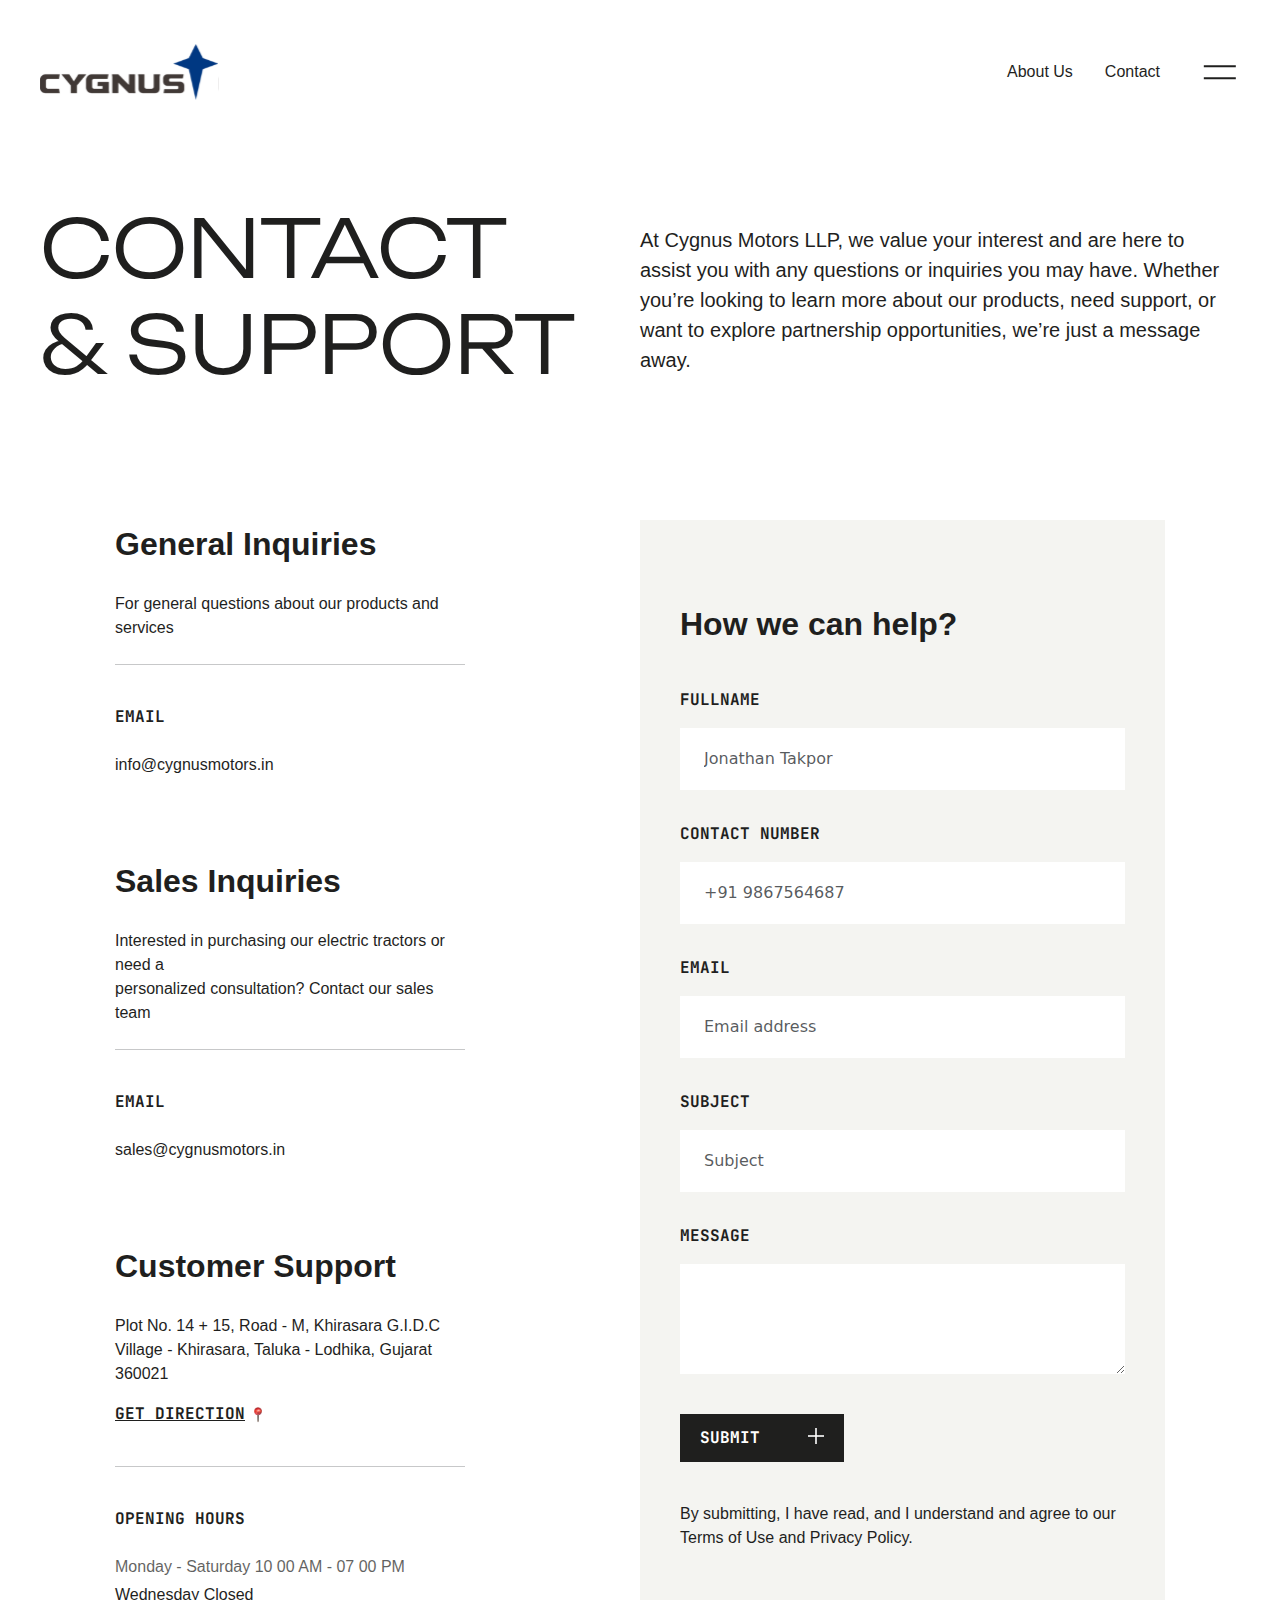
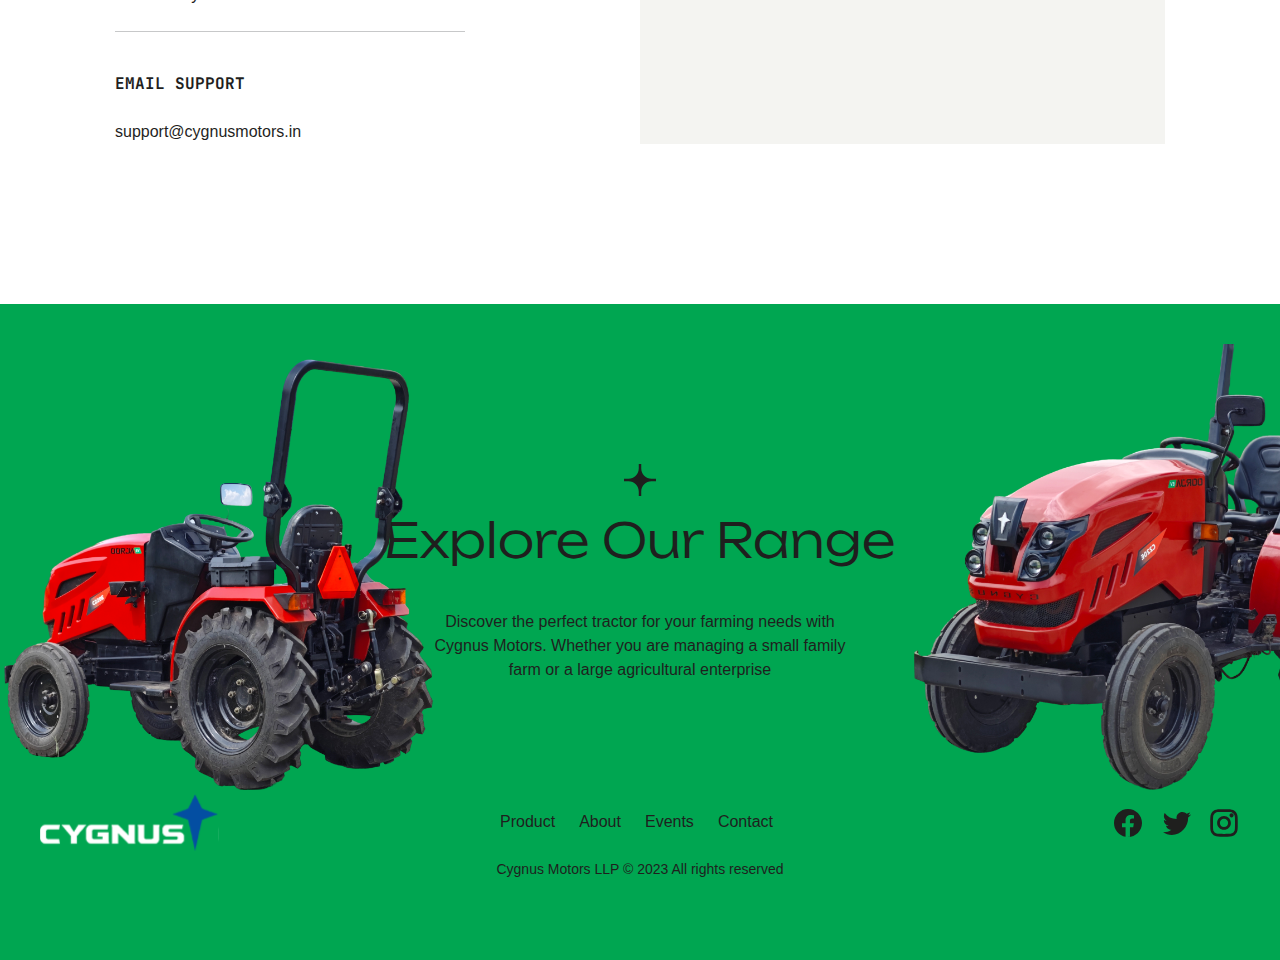
<file: contact.html>
<!DOCTYPE html>
<html lang="en">
<head>
    <meta charset="UTF-8">
    <meta name="viewport" content="width=device-width, initial-scale=1.0">
    <title>Contact | Cygnus Motors</title>
    <link href="https://cdn.jsdelivr.net/npm/bootstrap@5.3.3/dist/css/bootstrap.min.css" rel="stylesheet" integrity="sha384-QWTKZyjpPEjISv5WaRU9OFeRpok6YctnYmDr5pNlyT2bRjXh0JMhjY6hW+ALEwIH" crossorigin="anonymous">
    <link rel="stylesheet" href="assets/css/style.css">
</head>
<body>
    <main>
        <header>
            <nav class="navbar navbar-expand-lg">
                <div class="container-fluid p-0 align-items-center">
                    <div class="d-flex">
                        <a class="navbar-brand p-0" href="index.html">
                            <div class="">
                                <img src="assets/images/icons/cygnus-logo-dark.svg" alt="cygnus-logo">
                            </div>
                        </a>
                    </div>
                    <!-- <button class="navbar-toggler" type="button" data-bs-toggle="collapse" data-bs-target="#navbarSupportedContent" aria-controls="navbarSupportedContent" aria-expanded="false" aria-label="Toggle navigation">
                        <span class="navbar-toggler-icon"></span>
                    </button> -->
                   <!--  <div class="collapse navbar-collapse" id="navbarSupportedContent">
                        <ul class="navbar-nav me-auto mb-2 mb-lg-0">
                            <li class="nav-item">
                                <a class="nav-link active" aria-current="page" href="#">Home</a>
                            </li>
                        </ul>
                    </div> -->
                    <div class="d-flex align-items-center gap-40">
                        <ul class="nav gap-32 d-none d-md-flex">
                            <li class="nav-item">
                              <a class="nav-link px-0 font-satoshi text-dark-grey body-rg fw-medium" href="#">About Us</a>
                            </li>
                            <li class="nav-item">
                              <a class="nav-link px-0 font-satoshi text-dark-grey body-rg fw-medium" href="contact.html">Contact</a>
                            </li>
                        </ul>
                        <button class="border-0 d-flex align-items-center gap-2 btn p-0" type="button" data-bs-toggle="offcanvas" data-bs-target="#offcanvasRight" aria-controls="offcanvasRight">
                            <img src="assets/images/icons/toggle-open-dark.svg" alt="toggle-icon" class="toggle-open-dark"/>
                        </button>
                    </div>                    
                </div>
            </nav>
            <div class="offcanvas offcanvas-end" tabindex="-1" id="offcanvasRight" aria-labelledby="offcanvasRightLabel">
                <div class="offcanvas-header mb-120 mb-sm-80 d-flex align-items-center justify-content-between">
                    <div class="d-flex">
                        <a class="navbar-brand p-0" href="index.html">
                            <div class="">
                                <img src="assets/images/icons/cygnus-logo-light.svg" alt="cygnus-logo">
                            </div>
                        </a>
                    </div>
                    <div class="d-flex align-items-center gap-40">
                        <ul class="nav gap-32 d-none d-md-flex">
                            <li class="nav-item">
                              <a class="nav-link px-0 font-satoshi text-white body-rg fw-medium" href="#">About Us</a>
                            </li>
                            <li class="nav-item">
                              <a class="nav-link px-0 font-satoshi text-white body-rg fw-medium" href="contact.html">Contact</a>
                            </li>
                        </ul>
                        <button class="border-0 d-flex align-items-center gap-2 btn p-0" type="button" data-bs-toggle="offcanvas" data-bs-target="#offcanvasRight" aria-controls="offcanvasRight">
                            <img src="assets/images/icons/toggle-close.svg" alt="toggle-icon" class="toggle-open-dark"/>
                        </button>
                    </div>                   
                </div>
                <div class="offcanvas-body d-flex flex-column justify-content-between p-0 mx-40 mx-sm-16 mb-80">
                    <ul class="nav flex-column gap-32">
                        <li class="nav-item">
                            <a class="p-0 nav-link font-satoshi text-regular-grey body-3xl" href="product.html">Product</a>
                        </li>
                        <li class="nav-item">
                            <a class="p-0 nav-link font-satoshi text-regular-grey body-3xl" href="#">About</a>
                        </li>
                        <li class="nav-item">
                            <a class="p-0 nav-link font-satoshi text-regular-grey body-3xl" href="events.html">Events</a>
                        </li>
                        <li class="nav-item">
                            <a class="p-0 nav-link font-satoshi text-regular-grey body-3xl" href="contact.html">Contact</a>
                        </li>
                    </ul>
                    <div class="d-flex flex-column flex-md-row align-items-start align-items-md-end justify-content-between gap-4">
                        <div class="mb-0">
                            <p class="mb-0 font-satoshi text-regular-grey body-sm fw-regular">Cygnus © 2024 All rights reserved</p>
                        </div>
                        <div>
                            <ul class="nav flex-row gap-3">
                                <li class="nav-item">
                                    <a class="nav-link p-0" href="#">
                                        <img src="assets/images/icons/nav-facebook-icon.svg" alt="facebook-icon"/>
                                    </a>                                  
                                </li>
                                <li class="nav-item">
                                    <a class="nav-link p-0" href="#">
                                        <img src="assets/images/icons/nav-twitter-icon.svg" alt="twitter-icon"/>
                                    </a> 
                                </li>
                                <li class="nav-item">
                                    <a class="nav-link p-0" href="#">
                                        <img src="assets/images/icons/nav-instagram-icon.svg" alt="instagram-icon"/>
                                    </a> 
                                </li>
                            </ul>
                        </div>
                    </div>
                </div>
            </div>
        </header>
        <section class="mx-40 mx-sm-16 mt-96 mb-120 mb-sm-40">
            <div class="row align-items-center gx-0">
                <div class="col-12 col-xl-6 mb-sm-40">
                    <h1 class="font-unbounded text-dark-grey head-1 fw-light text-uppercase">CONTACT <br>&&nbsp;SUPPORT</h1>
                </div>
                <div class="col-12 col-xl-6">
                    <p class="mb-0 font-satoshi text-dark-grey body-xl">At Cygnus Motors LLP, we value your interest and are here to assist you with any questions or inquiries you may have. Whether you’re looking to learn more about our products, need support, or want to explore partnership opportunities, we’re just a message away.</p>
                </div>
            </div>
        </section>
        <section class="mx-115 mx-sm-16 mb-160 mb-sm-40">
            <div class="row gx-0 gap-40 gap-lg-0">
                <div class="col-12 col-lg-4 order-2 order-lg-1">
                    <div class="mb-80">
                        <p class="mb-4 font-satoshi text-dark-grey body-3xl fw-bold">General Inquiries</p>
                        <p class="mb-4 font-satoshi text-dark-grey body-rg fw-normal">For general questions about our products and services</p>
                        <hr class="mb-40 mt-0">
                        <p class="mb-4 font-jetbrains-mono text-dark-grey body-rg fw-bold text-uppercase">EMAIL</p>
                        <p class="mb-0 font-satoshi text-dark-grey body-rg fw-normal">info@cygnusmotors.in</p>
                    </div>
                    <div class="mb-80">
                        <p class="mb-4 font-satoshi text-dark-grey body-3xl fw-bold">Sales Inquiries</p>
                        <p class="mb-4 font-satoshi text-dark-grey body-rg fw-normal">Interested in purchasing our electric tractors or need a <br class="d-none d-md-block">personalized consultation? Contact our sales team</p>
                        <hr class="mb-40 mt-0">
                        <p class="mb-4 font-jetbrains-mono text-dark-grey body-rg fw-bold text-uppercase">EMAIL</p>
                        <p class="mb-0 font-satoshi text-dark-grey body-rg fw-normal">sales@cygnusmotors.in</p>
                    </div>
                    <div>
                        <p class="mb-4 font-satoshi text-dark-grey body-3xl fw-bold">Customer Support</p>
                        <p class="mb-0 font-satoshi text-dark-grey body-rg fw-normal">Plot No. 14 + 15, Road - M, Khirasara G.I.D.C<br class="d-none d-md-block"> 
                        Village - Khirasara, Taluka - Lodhika, Gujarat 360021</p>
                        <div class="py-3 mb-4">
                            <a target="_blank" href="https://maps.app.goo.gl/9jGq5BHAMccKprAu7" class="mb-3 font-jetbrains-mono text-dark-grey body-rg fw-bold text-uppercase">Get direction</a>
                            <img src="assets/images/icons/location-emoji.svg" alt="location-icon"/>                              
                        </div>
                        <hr class="mb-40 mt-0">
                        <p class="mb-4 font-jetbrains-mono text-dark-grey body-rg fw-bold text-uppercase">Opening Hours</p>
                        <p class="mb-1 font-satoshi text-dark-grey body-rg fw-medium opacity-70">Monday - Saturday 10 00 AM - 07 00 PM</p>
                        <p class="mb-4 font-satoshi text-dark-grey body-rg fw-normal">Wednesday Closed</p>
                        <hr class="mb-40 mt-0">
                        <p class="mb-4 font-jetbrains-mono text-dark-grey body-rg fw-bold text-uppercase">Email Support</p>
                        <p class="mb-0 font-satoshi text-dark-grey body-rg fw-normal">support@cygnusmotors.in</p>
                    </div>
                </div>
                <div class="col-12 col-lg-6 offset-0 offset-lg-2 bg-light-grey order-1 order-lg-2">
                    <div class="mx-40 mx-sm-16 mt-80 mt-sm-40 mb-120 mb-sm-40 contact-form">                 
                        <p class="mb-40 font-satoshi text-dark-grey body-3xl fw-bold">How we can help?</p>
                        <div class="mb-32">
                            <label for="name" class="form-label mb-3 font-jetbrains-mono text-dark-grey body-rg fw-bold text-uppercase">FullName</label>
                            <input type="text" class="form-control" id="name" placeholder="Jonathan Takpor">
                        </div>
                        <div class="mb-32">
                            <label for="number" class="form-label mb-3 font-jetbrains-mono text-dark-grey body-rg fw-bold text-uppercase">Contact Number</label>
                            <input type="text" class="form-control" id="number" placeholder="+91 9867564687">
                        </div>
                        <div class="mb-32">
                            <label for="email" class="form-label mb-3 font-jetbrains-mono text-dark-grey body-rg fw-bold text-uppercase">Email</label>
                            <input type="email" class="form-control" id="email" placeholder="Email address">
                        </div>
                        <div class="mb-32">
                            <label for="subject" class="form-label mb-3 font-jetbrains-mono text-dark-grey body-rg fw-bold text-uppercase">Subject</label>
                            <input type="text" class="form-control" id="subject" placeholder="Subject">
                        </div>
                        <div class="mb-40">
                            <label for="message" class="form-label mb-3 font-jetbrains-mono text-dark-grey body-rg fw-bold text-uppercase">Message</label>
                            <textarea class="form-control" id="message" rows="3"></textarea>
                        </div>
                        <button type="button" class="btn btn-black mb-40">
                            <div class="d-flex align-items-center gap-5">
                                <p class="mb-0 text-uppercase">Submit</p>
                                <svg width="16" height="16" style="margin-top: -4px;" viewBox="0 0 16 16" fill="none" xmlns="http://www.w3.org/2000/svg">
                                    <path d="M8 0L8 8" stroke="white" stroke-width="1.6"/>
                                    <path d="M8 8L8 16" stroke="white" stroke-width="1.6"/>
                                    <path d="M0 8H16" stroke="white" stroke-width="1.6"/>
                                    </svg>
                            </div>
                        </button>
                        <p class="font-satoshi text-dark-grey body-rg fw-normal">By submitting, I have read, and I understand and agree to our Terms of Use and Privacy Policy.</p>
                    </div>
                </div>
            </div>
        </section>
        <footer class="bg-conifer footer">
            <div class="py-80 position-relative">
                <img src="assets/images/footer-tractor-start.png" alt="tracktor-img" class=" footer-tractor-start-img" height="446px"/>
                <img src="assets/images/footer-tractor-end.png" alt="tracktor-img" class=" footer-tractor-end-img" height="446px"/>
                <div class="row gx-0 justify-content-center mt-80 mt-sm-none">
                    <div class="col-12 col-lg-5 text-center">
                        <img src="assets/images/icons/footer-union-icon.svg" alt="icon" class="mb-3"/>
                        <h2 class="mb-40 font-unbounded head-2 text-dark-grey fw-light">Explore Our Range</h2>
                        <p class="font-satoshi body-rg text-dark-grey fw-normal">Discover the perfect tractor for your farming needs with <br class="d-none d-md-block">Cygnus Motors. Whether you are managing a small family <br class="d-none d-md-block">farm or a large agricultural enterprise</p>
                    </div>
                </div>
                <div class="d-flex flex-column flex-lg-row justify-content-between align-items-center mt-96 mx-40 mx-sm-16 mb-4 mb-lg-2 gap-40 gap-lg-none">
                    <div class="p-0 text-center text-lg-start" style="width: 280px;">
                        <img src="assets/images/icons/cygnus-logo-light.svg"/>
                    </div>
                    <nav class="nav gap-4" style="width: 280px;">
                        <a class="nav-link font-satoshi text-dark-grey body-rg fw-medium px-0" href="#">Product</a>
                        <a class="nav-link font-satoshi text-dark-grey body-rg fw-medium px-0" href="#">About</a>
                        <a class="nav-link font-satoshi text-dark-grey body-rg fw-medium px-0" href="#">Events</a>
                        <a class="nav-link font-satoshi text-dark-grey body-rg fw-medium px-0" href="#">Contact</a>
                    </nav>
                    <ul class="nav flex-row justify-content-center justify-content-lg-end gap-3" style="width: 280px;">
                        <li class="nav-item">
                            <a class="nav-link p-0" href="#">
                                <img src="assets/images/icons/footer-facebook-icon.svg" alt="facebook-icon"/>
                            </a>                                  
                        </li>
                        <li class="nav-item">
                            <a class="nav-link p-0" href="#">
                                <img src="assets/images/icons/footer-twitter-icon.svg" alt="twitter-icon"/>
                            </a> 
                        </li>
                        <li class="nav-item">
                            <a class="nav-link p-0" href="#">
                                <img src="assets/images/icons/footer-instagram-icon.svg" alt="instagram-icon"/>
                            </a> 
                        </li>
                    </ul>
                </div>
                <div class="mx-40 text-center">
                    <p class="font-satoshi body-sm text-dark-grey fw-normal mb-0">Cygnus Motors LLP © 2023 All rights reserved</p>
                </div>
            </div>
        </footer>
    </main>
    <script src="https://cdn.jsdelivr.net/npm/bootstrap@5.3.3/dist/js/bootstrap.bundle.min.js" integrity="sha384-YvpcrYf0tY3lHB60NNkmXc5s9fDVZLESaAA55NDzOxhy9GkcIdslK1eN7N6jIeHz" crossorigin="anonymous"></script>
    <script src="assets/js/index.js"></script>
</body>
</html>
</file>
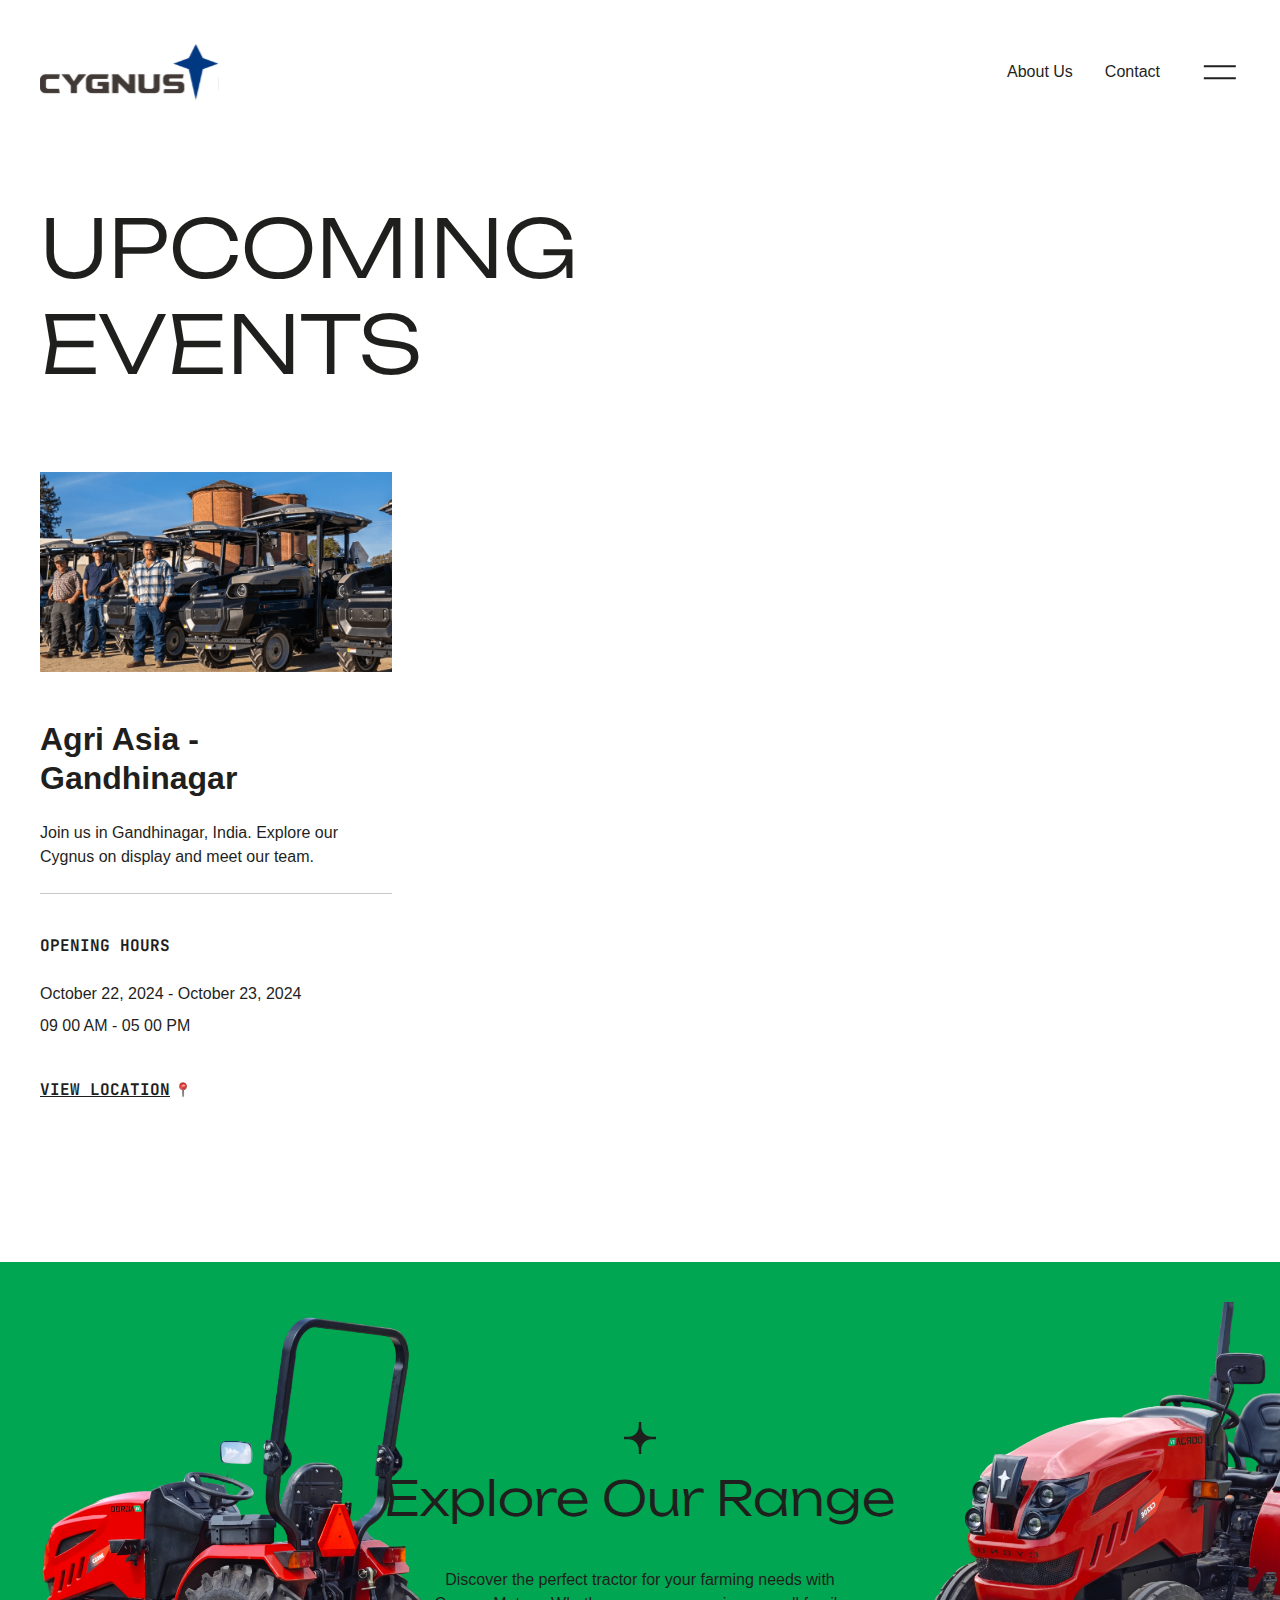
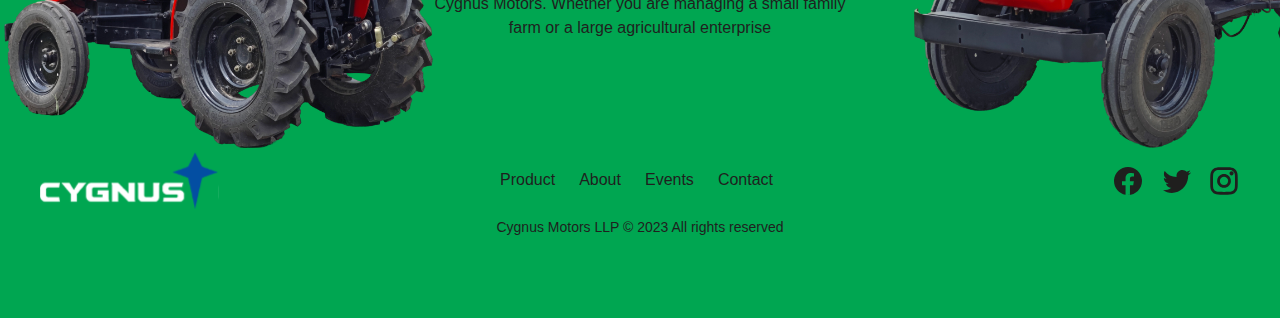
<file: events.html>
<!DOCTYPE html>
<html lang="en">
<head>
    <meta charset="UTF-8">
    <meta name="viewport" content="width=device-width, initial-scale=1.0">
    <title>Events | Cygnus Motors</title>
    <link href="https://cdn.jsdelivr.net/npm/bootstrap@5.3.3/dist/css/bootstrap.min.css" rel="stylesheet" integrity="sha384-QWTKZyjpPEjISv5WaRU9OFeRpok6YctnYmDr5pNlyT2bRjXh0JMhjY6hW+ALEwIH" crossorigin="anonymous">
    <link rel="stylesheet" href="assets/css/style.css">
</head>
<body>
    <main>
        <header>
            <nav class="navbar navbar-expand-lg">
                <div class="container-fluid p-0 align-items-center">
                    <div class="d-flex">
                        <a class="navbar-brand p-0" href="index.html">
                            <div class="">
                                <img src="assets/images/icons/cygnus-logo-dark.svg" alt="cygnus-logo">
                            </div>
                        </a>
                    </div>
                    <!-- <button class="navbar-toggler" type="button" data-bs-toggle="collapse" data-bs-target="#navbarSupportedContent" aria-controls="navbarSupportedContent" aria-expanded="false" aria-label="Toggle navigation">
                        <span class="navbar-toggler-icon"></span>
                    </button> -->
                   <!--  <div class="collapse navbar-collapse" id="navbarSupportedContent">
                        <ul class="navbar-nav me-auto mb-2 mb-lg-0">
                            <li class="nav-item">
                                <a class="nav-link active" aria-current="page" href="#">Home</a>
                            </li>
                        </ul>
                    </div> -->
                    <div class="d-flex align-items-center gap-40">
                        <ul class="nav gap-32 d-none d-md-flex">
                            <li class="nav-item">
                              <a class="nav-link px-0 font-satoshi text-dark-grey body-rg fw-medium" href="#">About Us</a>
                            </li>
                            <li class="nav-item">
                              <a class="nav-link px-0 font-satoshi text-dark-grey body-rg fw-medium" href="contact.html">Contact</a>
                            </li>
                        </ul>
                        <button class="border-0 d-flex align-items-center gap-2 btn p-0" type="button" data-bs-toggle="offcanvas" data-bs-target="#offcanvasRight" aria-controls="offcanvasRight">
                            <img src="assets/images/icons/toggle-open-dark.svg" alt="toggle-icon" class="toggle-open-dark"/>
                        </button>
                    </div>                    
                </div>
            </nav>
            <div class="offcanvas offcanvas-end" tabindex="-1" id="offcanvasRight" aria-labelledby="offcanvasRightLabel">
                <div class="offcanvas-header mb-120 mb-sm-80 d-flex align-items-center justify-content-between">
                    <div class="d-flex">
                        <a class="navbar-brand p-0" href="index.html">
                            <div class="">
                                <img src="assets/images/icons/cygnus-logo-light.svg" alt="cygnus-logo">
                            </div>
                        </a>
                    </div>
                    <div class="d-flex align-items-center gap-40">
                        <ul class="nav gap-32 d-none d-md-flex">
                            <li class="nav-item">
                              <a class="nav-link px-0 font-satoshi text-white body-rg fw-medium" href="#">About Us</a>
                            </li>
                            <li class="nav-item">
                              <a class="nav-link px-0 font-satoshi text-white body-rg fw-medium" href="contact.html">Contact</a>
                            </li>
                        </ul>
                        <button class="border-0 d-flex align-items-center gap-2 btn p-0" type="button" data-bs-toggle="offcanvas" data-bs-target="#offcanvasRight" aria-controls="offcanvasRight">
                            <img src="assets/images/icons/toggle-close.svg" alt="toggle-icon" class="toggle-open-dark"/>
                        </button>
                    </div>                   
                </div>
                <div class="offcanvas-body d-flex flex-column justify-content-between p-0 mx-40 mx-sm-16 mb-80">
                    <ul class="nav flex-column gap-32">
                        <li class="nav-item">
                            <a class="p-0 nav-link font-satoshi text-regular-grey body-3xl" href="product.html">Product</a>
                        </li>
                        <li class="nav-item">
                            <a class="p-0 nav-link font-satoshi text-regular-grey body-3xl" href="#">About</a>
                        </li>
                        <li class="nav-item">
                            <a class="p-0 nav-link font-satoshi text-regular-grey body-3xl" href="events.html">Events</a>
                        </li>
                        <li class="nav-item">
                            <a class="p-0 nav-link font-satoshi text-regular-grey body-3xl" href="contact.html">Contact</a>
                        </li>
                    </ul>
                    <div class="d-flex flex-column flex-md-row align-items-start align-items-md-end justify-content-between gap-4">
                        <div class="mb-0">
                            <p class="mb-0 font-satoshi text-regular-grey body-sm fw-regular">Cygnus © 2024 All rights reserved</p>
                        </div>
                        <div>
                            <ul class="nav flex-row gap-3">
                                <li class="nav-item">
                                    <a class="nav-link p-0" href="#">
                                        <img src="assets/images/icons/nav-facebook-icon.svg" alt="facebook-icon"/>
                                    </a>                                  
                                </li>
                                <li class="nav-item">
                                    <a class="nav-link p-0" href="#">
                                        <img src="assets/images/icons/nav-twitter-icon.svg" alt="twitter-icon"/>
                                    </a> 
                                </li>
                                <li class="nav-item">
                                    <a class="nav-link p-0" href="#">
                                        <img src="assets/images/icons/nav-instagram-icon.svg" alt="instagram-icon"/>
                                    </a> 
                                </li>
                            </ul>
                        </div>
                    </div>
                </div>
            </div>
        </header>
        <section class="mx-40 mx-sm-16 mt-96 mb-80 mb-sm-40">
            <div>
                <h1 class="font-unbounded text-dark-grey head-1 fw-light text-uppercase">Upcoming <br>Events</h1>
            </div>
        </section>
        <section class="mx-40 mx-sm-16 mb-40">
            <div class="card rounded-0 border-0 mb-160 mb-sm-80" style="width: 22rem;">
                <img src="assets/images/agri-event.png" class="card-img-top rounded-0 mb-5" alt="event-img">
                <div class="card-body p-0">
                  <h5 class="card-title font-satoshi text-dark-grey body-3xl fw-bold mb-4">Agri Asia - Gandhinagar</h5>
                  <p class="card-text mb-4 font-satoshi text-dark-grey body-rg fw-normal">Join us in Gandhinagar, India. Explore our Cygnus on display and meet our team.</p>
                  <hr class="mb-40 mt-0">
                  <p class="mb-4 font-jetbrains-mono text-dark-grey body-rg fw-bold text-uppercase">Opening Hours</p>
                  <p class="mb-2 font-satoshi text-dark-grey body-rg fw-normal">October 22, 2024 - October 23, 2024</p>
                  <p class="mb-40 font-satoshi text-dark-grey body-rg fw-normal">09 00 AM - 05 00 PM</p>
                  <div class="">
                    <a target="_blank" href="https://maps.app.goo.gl/9jGq5BHAMccKprAu7" class="mb-3 font-jetbrains-mono text-dark-grey body-rg fw-bold text-uppercase">view location</a>
                    <img src="assets/images/icons/location-emoji.svg" alt="location-icon"/>                            
                </div>
                </div>
              </div>
        </section>
        <footer class="bg-conifer footer">
            <div class="py-80 position-relative">
                <img src="assets/images/footer-tractor-start.png" alt="tracktor-img" class=" footer-tractor-start-img" height="446px"/>
                <img src="assets/images/footer-tractor-end.png" alt="tracktor-img" class=" footer-tractor-end-img" height="446px"/>
                <div class="row gx-0 justify-content-center mt-80 mt-sm-none">
                    <div class="col-12 col-lg-5 text-center">
                        <img src="assets/images/icons/footer-union-icon.svg" alt="icon" class="mb-3"/>
                        <h2 class="mb-40 font-unbounded head-2 text-dark-grey fw-light">Explore Our Range</h2>
                        <p class="font-satoshi body-rg text-dark-grey fw-normal">Discover the perfect tractor for your farming needs with <br class="d-none d-md-block">Cygnus Motors. Whether you are managing a small family <br class="d-none d-md-block">farm or a large agricultural enterprise</p>
                    </div>
                </div>
                <div class="d-flex flex-column flex-lg-row justify-content-between align-items-center mt-96 mx-40 mx-sm-16 mb-4 mb-lg-2 gap-40 gap-lg-none">
                    <div class="p-0 text-center text-lg-start" style="width: 280px;">
                        <img src="assets/images/icons/cygnus-logo-light.svg"/>
                    </div>
                    <nav class="nav gap-4" style="width: 280px;">
                        <a class="nav-link font-satoshi text-dark-grey body-rg fw-medium px-0" href="#">Product</a>
                        <a class="nav-link font-satoshi text-dark-grey body-rg fw-medium px-0" href="#">About</a>
                        <a class="nav-link font-satoshi text-dark-grey body-rg fw-medium px-0" href="#">Events</a>
                        <a class="nav-link font-satoshi text-dark-grey body-rg fw-medium px-0" href="#">Contact</a>
                    </nav>
                    <ul class="nav flex-row justify-content-center justify-content-lg-end gap-3" style="width: 280px;">
                        <li class="nav-item">
                            <a class="nav-link p-0" href="#">
                                <img src="assets/images/icons/footer-facebook-icon.svg" alt="facebook-icon"/>
                            </a>                                  
                        </li>
                        <li class="nav-item">
                            <a class="nav-link p-0" href="#">
                                <img src="assets/images/icons/footer-twitter-icon.svg" alt="twitter-icon"/>
                            </a> 
                        </li>
                        <li class="nav-item">
                            <a class="nav-link p-0" href="#">
                                <img src="assets/images/icons/footer-instagram-icon.svg" alt="instagram-icon"/>
                            </a> 
                        </li>
                    </ul>
                </div>
                <div class="mx-40 text-center">
                    <p class="font-satoshi body-sm text-dark-grey fw-normal mb-0">Cygnus Motors LLP © 2023 All rights reserved</p>
                </div>
            </div>
        </footer>
    </main>
    <script src="https://cdn.jsdelivr.net/npm/bootstrap@5.3.3/dist/js/bootstrap.bundle.min.js" integrity="sha384-YvpcrYf0tY3lHB60NNkmXc5s9fDVZLESaAA55NDzOxhy9GkcIdslK1eN7N6jIeHz" crossorigin="anonymous"></script>
    <script src="assets/js/index.js"></script>
</body>
</html>
</file>
<file: assets/css/style.css>
@import url('https://fonts.googleapis.com/css2?family=Unbounded:wght@200..900&display=swap');
@import url('https://fonts.googleapis.com/css2?family=JetBrains+Mono:ital,wght@0,100..800;1,100..800&family=Unbounded:wght@200..900&display=swap');
@import url('https://fonts.cdnfonts.com/css/satoshi');

*{
    margin: 0px;
    padding: 0px;
    box-sizing: border-box;
}

/************ fonts ************/
.font-unbounded{
    font-family: "Unbounded", sans-serif;
}
.font-jetbrains-mono{
    font-family: "JetBrains Mono", monospace;
}
.font-satoshi{
    font-family: 'Satoshi', sans-serif;
}

/************* colors *************/
.bg-conifer{
    background-color: #00A651;
}
.bg-dark-grey{
    background-color: #1F1F1E;
}
.bg-regular-grey{
    background-color: #BBBBBA;
}
.bg-light-grey{
    background-color: #F4F4F1;
}
.bg-white{
    background-color: #fff;
}
.bg-black{
    background-color: #000;
}

.text-conifer{
    color: #00A651!important;
}
.text-dark-grey{
    color: #1F1F1E!important;
}
.text-regular-grey{
    color: #BBBBBA!important;
}
.text-light-grey{
    color: #F4F4F1!important;
}
.text-white{
    color: #fff!important;
}
.text-black{
    color: #000!important;
}
.opacity-70{
    opacity: 70%;
}
.gradient-grey{
    background: linear-gradient(180deg, #EEEEEE 5.73%, #EEEEEE 34.62%, rgba(238, 238, 238, 0) 100%);
}
/************** typography *************/
.head-1{
    font-size: 80px;
}
.head-2{
    font-size: 48px;
}
.head-3{
    font-size: 64px;
}
.head-4{
    font-size: 48px;
}
.head-5{
    font-size: 32px;
}
.body-3xl{
    font-size: 32px;
}
.body-2xl{
    font-size: 24px;
}
.body-xl{
    font-size: 20px;
}
.body-lg{
    font-size: 18px;
}
.body-rg{
    font-size: 16px;
}
.body-sm{
    font-size: 14px;
}

/*************** buttons ***************/
.btn-black{
    height: 48px;
    padding: 16px 20px;
    background-color: #1F1F1E!important;
    color: #fff!important;
    font-family: "JetBrains Mono", monospace;
    font-size: 16px;
    line-height: 16px;
    font-weight: 700;
    border-radius: 0px;
    border: 0px;
}
.btn-conifer{
    height: 48px;
    padding: 16px 20px;
    background-color: #00A651!important;
    color: #fff!important;
    font-family: "JetBrains Mono", monospace;
    font-size: 16px;
    line-height: 16px;
    font-weight: 700;
    border-radius: 0px;
    border: 0px;
}
.btn-white{
    height: 48px;
    padding: 16px 20px;
    background-color: #fff!important;
    color: #1F1F1E!important;
    font-family: "JetBrains Mono", monospace;
    font-size: 16px;
    line-height: 16px;
    font-weight: 700;
    border-radius: 0px;
    border: 0px;
}
.btn-transparent-black{
    height: 48px;
    padding: 16px 0px 16px 0px;
    background-color: transparent!important;
    color: #1F1F1E!important;
    font-family: "JetBrains Mono", monospace;
    font-size: 16px;
    line-height: 16px;
    font-weight: 700;
    border-radius: 0px;
    border: 0px;
}
.btn-transparent-white{
    height: 48px;
    padding: 16px 0px 16px 0px;
    background-color: transparent!important;
    color: #fff!important;
    font-family: "JetBrains Mono", monospace;
    font-size: 16px;
    line-height: 16px;
    font-weight: 700;
    border-radius: 0px;
    border: 0px;
}
/************** spacing *************/
.gap-32{
    gap: 32px;
}
.gap-40{
    gap: 40px;
}
.gap-80{
    gap: 80px;
}
.mt-120{
    margin-top: 120px;
}
.mt-96{
    margin-top: 96px;
}
.mt-80{
    margin-top: 80px;
}
.mb-160{
    margin-bottom: 160px;
}
.mb-120{
    margin-bottom: 120px;
}
.mb-80{
    margin-bottom: 80px;
}
.mb-40{
    margin-bottom: 40px;
}
.mx-40{
    margin-left: 40px;
    margin-right: 40px;
}
.mb-32{
    margin-bottom: 32px;
}
.mx-115{
    margin-left: 115px;
    margin-right: 115px;
}
.py-80{
    padding-top: 80px;
    padding-bottom: 80px;
}
.py-120{
    padding-top: 120px;
    padding-bottom: 120px;
}
/*************** general styles ***************/
sup{
    top: -2.5rem;
    left: .5rem;
}
.navbar {
    padding: 40px 40px 0px 40px;
    z-index: 10; /* Ensure navbar is above other elements */
    position: relative;
}

.navbar .container-fluid {
    height: 64px;
}
.offcanvas-header{
    padding: 40px 40px 0px 40px;
}
.offcanvas{
    background-color: #1F1F1E;
    width: 100%!important;
}
.hero-banner {
    position: relative;
    height: 100vh;
    width: 100%;
    overflow: hidden;
}

.hero-video {
    position: absolute;
    top: 0;
    left: 0;
    width: 100%;
    height: 100%;
    object-fit: cover;
    z-index: 1; /* Below header and content */
}
.play-btn {
    position: absolute;
    top: 50%;
    right: 30px;
    background-color: transparent;
    /* color: white; */
    border: none;
    padding: 10px;
    font-size: 24px;
    cursor: pointer;
    z-index: 20; /* Ensure play button is above video */
    transform: translateY(-50%);
}

.play-btn:hover {
    /* background-color: rgba(0, 0, 0, 0.8); */
    opacity: 70%;
}

.hero-text {
    position: absolute;
    bottom: 40px;
    left: 40px;
    color: white;
    z-index: 10; 
}

.hero-banner::before {
    content: '';
    position: absolute;
    top: 0;
    left: 0;
    width: 100%;
    height: 100%;
    background: url("../images/hero-banner-img.png") no-repeat center center;
    background-size: cover;
    z-index: 1; /* Background image below the content */
    transition: opacity 0.5s ease;
}

.hero-banner.video-playing::before {
    opacity: 0;
}

.product-hero-banner{
    position: relative;
    height: 100vh;
    width: 100%;
    overflow: hidden;
}
.product-hero-banner::before {
    content: '';
    position: absolute;
    top: 0;
    left: 0;
    width: 100%;
    height: 100%;
    background: url("../images/product-hero-banner-img.png") no-repeat center center;
    background-size: cover;
    z-index: 1; /* Background image below the content */
    transition: opacity 0.5s ease;
}
.product-hero-text{
    position: absolute;
    top: 190px;
    left: 40px;
    color: white;
    z-index: 10; 
}
.product-model-img{
    width: 100%;
    object-fit: cover;
}

.product-dynamic-details {
    opacity: 0;
    transition: opacity 3s ease;
}  
.product-dynamic-details.show {
    opacity: 1;
}
.details-change{
    cursor: pointer;
    padding-left: 40px;
}
.details-change:hover{
    color: #fff!important;
    transition: color .5s ease;
    transform: translateX(45px);
    transition: transform 1s ease;
    border-left: 1px solid white;
}
/* .product-comparison-table th:only-child(1){
    width: 200px;
} */
.product-comparison-table th{
    width: 300px;
}
.product-comparison-table th img{
    width: 300px;
}
.product-comparison-table .table .table-striped{
    background-color: #F4F4F1!important;
}

.product-accordion .accordion-item{
    /* border-bottom: 1px solid #1F1F1E; */
    border-bottom: none;
    margin-bottom: 16px;
}
.product-accordion .accordion-button{
    text-decoration: none;
    /* border-color: 1px solid #1F1F1E!important; */
    background-color: #BBBBBA!important;
    box-shadow: none;
    background-image: none!important; 
    font-size: 1.375rem;
    color: #1F1F1E!important;
    border-bottom: 1px solid #1F1F1E;
}
.product-accordion .accordion-button::after {
    background-image: url("../images/icons/accordion-before-icon.svg");
}
.product-accordion .accordion-button:not(.collapsed)::after{
    background-image: url("../images/icons/accordion-after-icon.svg");
    transform: rotate(0deg);
    transition: transform 1s ease;
}
.product-accordion .accordion-button:not(.collapsed){
    border-bottom: none;
}

/*********** contact page *************/
.contact-form .form-control, .form-select{
    background-color: #fff;
    border: none;
    border-radius: 0px;
    padding: 19px 24px;
}
.footer-tractor-start-img{
    position: absolute;
    left: 0px;
    top: 40px;
    transition: transform 0.3s ease-in-out;
}
.footer-tractor-end-img{
    position: absolute;
    right: 0px;
    top: 40px;
    transition: transform 0.3s ease-in-out;
}

/* home slider style start */

.home-slider .carousel-indicators{
    gap: 24px;
}
.home-slider .carousel-indicators [data-bs-target] {
    background-color: #BBBBBA;
    width: 92px;
    height: 2px;
}
.home-slider .carousel-indicators .active {
    background-color: #1F1F1E;
}
.home-slider .carousel-control-prev, .carousel-control-next{
    opacity: 1;
}
.home-slider .carousel-control-prev-icon{
    background-image: url("../images/icons/home-slider-prev-green.svg");
}
.home-slider .carousel-control-prev-icon:hover{
    background-image: url("../images/icons/home-slider-prev-white.svg");
    transition: .5s ease-in-out;
}
.home-slider .carousel-control-next-icon{
    background-image: url("../images/icons/home-slider-next-green.svg");
}
.home-slider .carousel-control-next-icon:hover{
    background-image: url("../images/icons/home-slider-next-white.svg");
    transition: .5s ease-in-out;
}

.home-slider .carousel-inner{
    width: auto;
    display: inline-flex;
    margin-left: -40px;
    margin-right: -40px;
}
.home-slider .carousel-item.active {
    display: flex;
    justify-content: center;
}

.home-slider .tractor-img{
    object-fit: cover;
    width: 60%;
}

.home-slider .home-slider-container{
    /* width: 100%; */
    overflow: hidden;
    margin-left: -40px;
    margin-right: -40px;
}
.home-slider .home-slider-wrapper {
    display: flex;
    justify-content: center;
    transition: transform 0.5s ease-in-out;
}
.home-slider .slider-card {
    min-width: calc(1000px);
}
.home-slider .slider-card img{
    width: -webkit-fill-available;
}
/*************** mobile responsive ***************/
@media (max-width: 599.98px) { 
    .head-1{
        font-size: 48px;
    }
    .head-2{
        font-size: 38px;
    }
    .mx-sm-16{
        margin-left: 16px;
        margin-right: 16px;
    }
    .mb-sm-40{
        margin-bottom: 40px;
    }
    .mt-sm-80{
        margin-top: 80px;
    }
    .mb-sm-80{
        margin-bottom: 80px;
    }
    .mt-sm-40{
        margin-top: 40px;
    }
    .mt-sm-none{
        margin-top: 0px;
    }
    .mx-sm-none{
        margin-left: 0px;
        margin-right: 0px;
    }
    .navbar{
        padding: 40px 16px 0px 16px;
    }
    .offcanvas-header{
        padding: 40px 16px 0px 16px;
    }
    .carousel-indicators [data-bs-target] {
        width: 68px;
        height: 2px;
    }
    .hero-text {
        position: absolute;
        bottom: 40px;
        left: 16px;
        color: white;
        z-index: 10; /* Ensure text is above video */
    }
    .product-hero-text{
        position: absolute;
        top: 190px;
        left: 16px;
        color: white;
        z-index: 10; 
    }
}
/************** Tablet Responsive ****************/
@media (min-width: 600px) and (max-width: 1024px) { 
    .mt-lg-none{
        margin-top: none;
    }
    .mx-lg-16{
        margin-left: 16px;
        margin-right: 16px;
    }
    .mx-lg-40{
        margin-left: 40px;
        margin-right: 40px;
    }
}
</file>
